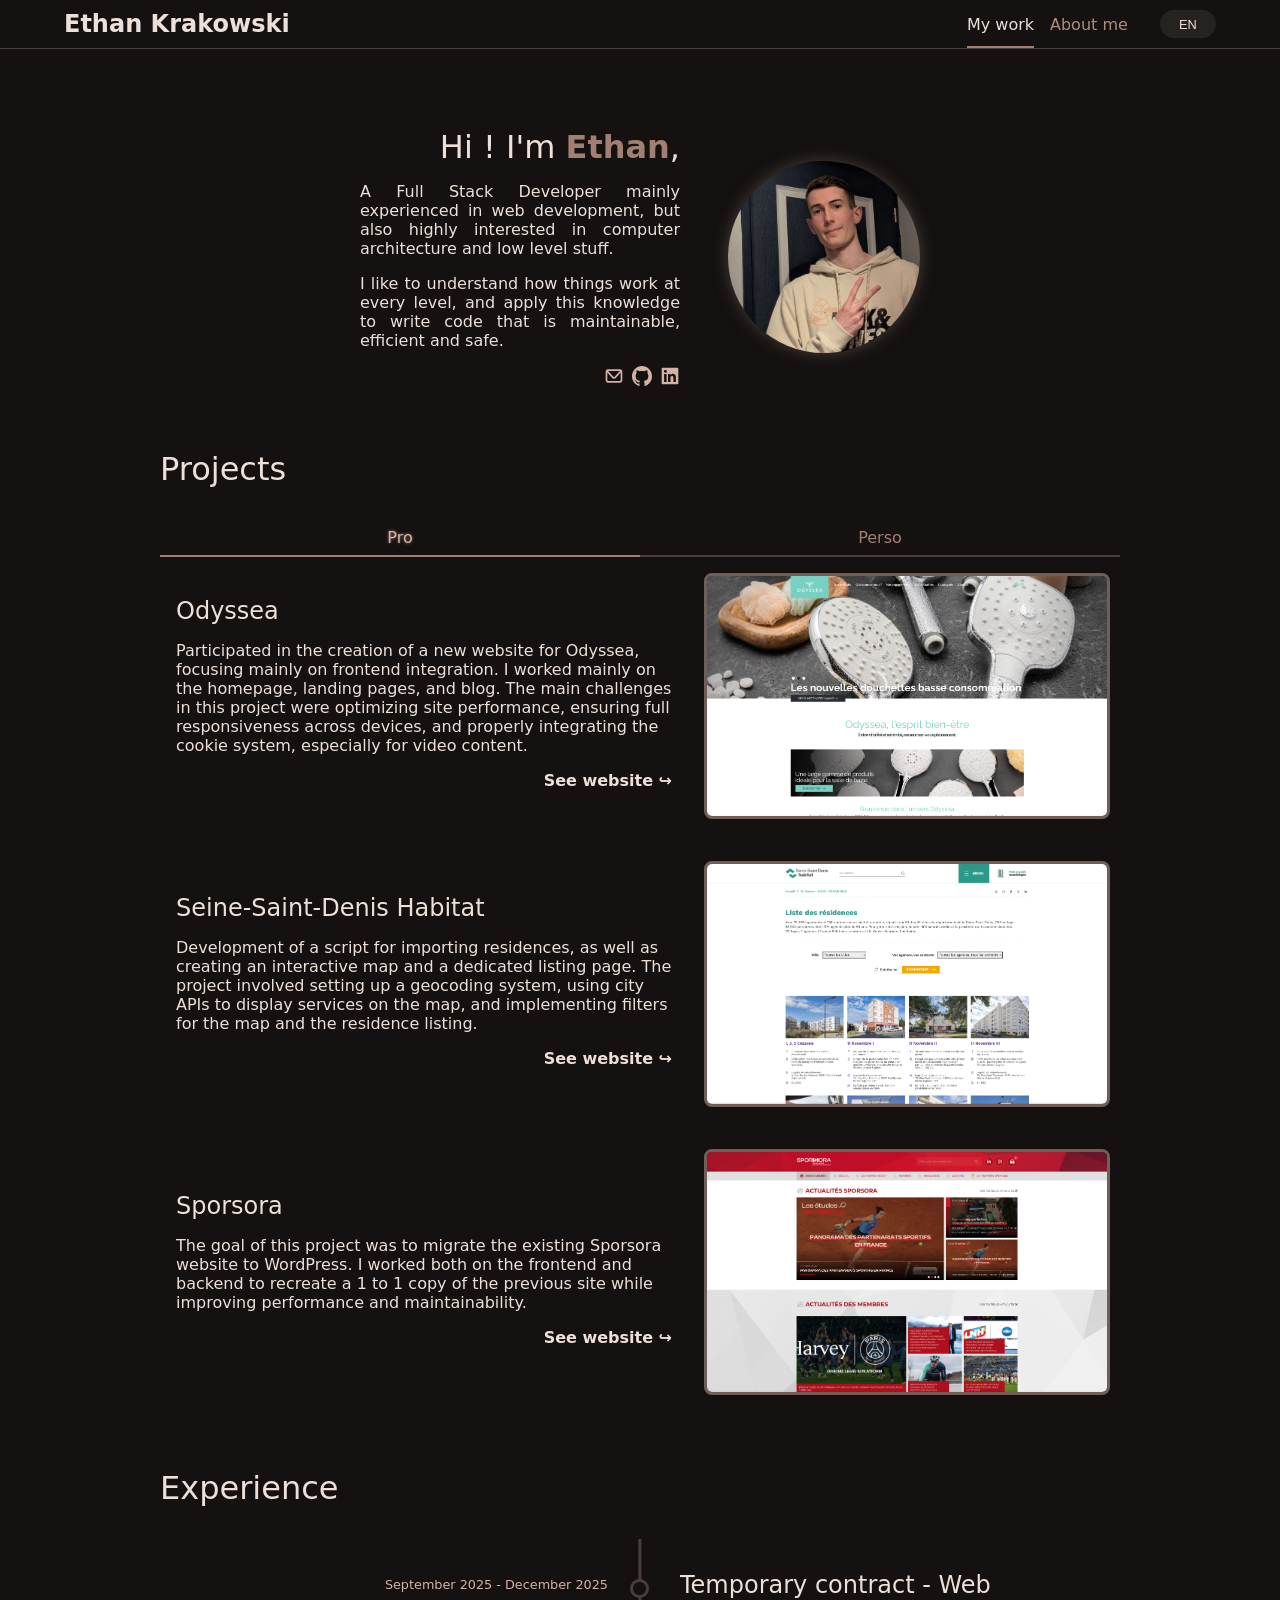
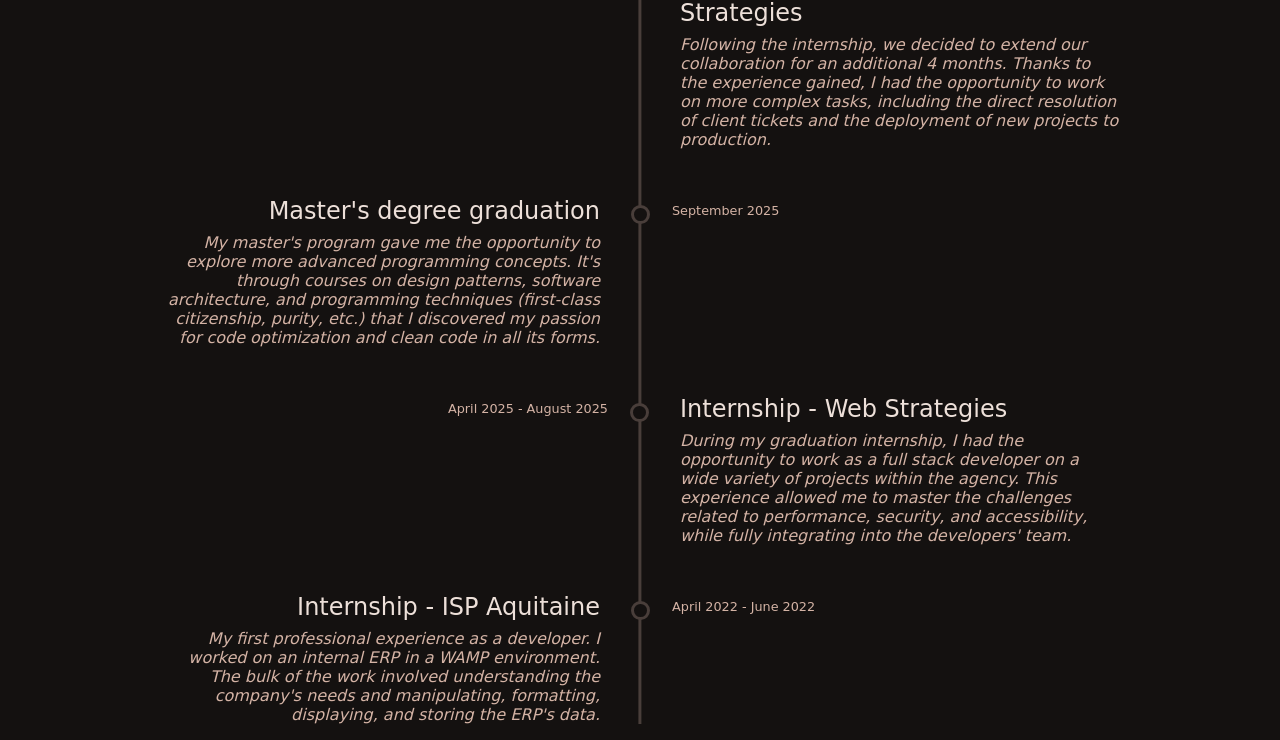
<file: src/index.html>
<!DOCTYPE html>
<html lang="en">
<head>
    <meta charset="UTF-8">
    <meta name="viewport" content="width=device-width, initial-scale=1.0">
    <title>Ethan Krakowski</title>
    <link rel="stylesheet" href="./color-schemes/bronze.css">
    <link rel="stylesheet" href="./global-style.css">
    <link rel="stylesheet" href="./my-work.css">
    <script type="module" src="./my-work.js" defer></script>
</head>



<body>
    <div class="header">
        <div class="header-name">Ethan Krakowski</div>
        <nav class="header-nav">
            <div data-text="my-work"></div>
            <a href="./about" data-text="about-me"></a>
        </nav>
        <div class="language-button-container">
            <button id="language-button" class="pill-button" data-text="lang-abv"></button>
        </div>
    </div>



    <main>
        <div class="hero">
            <div class="text-container">
                <h1 data-text="hero-title"></h1>
                <div class="hero-subtitle" data-text="hero-subtitle"></div>
                <div class="hero-subtitle" data-text="hero-subtitle-2"></div>
                <div class="socials">
                    <a class="social-icon" href="mailto:ethankrakowski33@gmail.com" data-title="send mail">
                        <svg viewBox="0 0 24 24" fill="none" xmlns="http://www.w3.org/2000/svg"><g id="SVGRepo_bgCarrier" stroke-width="0"></g><g id="SVGRepo_tracerCarrier" stroke-linecap="round" stroke-linejoin="round"></g><g id="SVGRepo_iconCarrier"> <path fill-rule="evenodd" clip-rule="evenodd" d="M2.54433 5.16792C3.0468 4.46923 3.86451 4 4.8 4H19.2C20.1355 4 20.9532 4.46923 21.4557 5.16792C21.7993 5.64567 22 6.235 22 6.86667V17.1333C22 18.682 20.7804 20 19.2 20H4.8C3.21964 20 2 18.682 2 17.1333V6.86667C2 6.23499 2.20074 5.64567 2.54433 5.16792ZM4.9327 6L11.2598 12.9647C11.6566 13.4015 12.3434 13.4015 12.7402 12.9647L19.0673 6H4.9327ZM20 7.94766L14.2205 14.3096C13.0301 15.6199 10.9699 15.6199 9.77948 14.3096L4 7.94766V17.1333C4 17.6466 4.39214 18 4.8 18H19.2C19.6079 18 20 17.6466 20 17.1333V7.94766Z" fill="#000000"></path> </g></svg>
                    </a>
                    <a class="social-icon" href="https://github.com/EthanKrako" target="_blank" data-title="access github">
                        <svg viewBox="0 0 20 20" version="1.1" xmlns="http://www.w3.org/2000/svg" xmlns:xlink="http://www.w3.org/1999/xlink" fill="#000000"><g id="SVGRepo_bgCarrier" stroke-width="0"></g><g id="SVGRepo_tracerCarrier" stroke-linecap="round" stroke-linejoin="round"></g><g id="SVGRepo_iconCarrier"> <title>github [#142]</title> <desc>Created with Sketch.</desc> <defs> </defs> <g id="Page-1" stroke="none" stroke-width="1" fill="none" fill-rule="evenodd"> <g id="Dribbble-Light-Preview" transform="translate(-140.000000, -7559.000000)" fill="#000000"> <g id="icons" transform="translate(56.000000, 160.000000)"> <path d="M94,7399 C99.523,7399 104,7403.59 104,7409.253 C104,7413.782 101.138,7417.624 97.167,7418.981 C96.66,7419.082 96.48,7418.762 96.48,7418.489 C96.48,7418.151 96.492,7417.047 96.492,7415.675 C96.492,7414.719 96.172,7414.095 95.813,7413.777 C98.04,7413.523 100.38,7412.656 100.38,7408.718 C100.38,7407.598 99.992,7406.684 99.35,7405.966 C99.454,7405.707 99.797,7404.664 99.252,7403.252 C99.252,7403.252 98.414,7402.977 96.505,7404.303 C95.706,7404.076 94.85,7403.962 94,7403.958 C93.15,7403.962 92.295,7404.076 91.497,7404.303 C89.586,7402.977 88.746,7403.252 88.746,7403.252 C88.203,7404.664 88.546,7405.707 88.649,7405.966 C88.01,7406.684 87.619,7407.598 87.619,7408.718 C87.619,7412.646 89.954,7413.526 92.175,7413.785 C91.889,7414.041 91.63,7414.493 91.54,7415.156 C90.97,7415.418 89.522,7415.871 88.63,7414.304 C88.63,7414.304 88.101,7413.319 87.097,7413.247 C87.097,7413.247 86.122,7413.234 87.029,7413.87 C87.029,7413.87 87.684,7414.185 88.139,7415.37 C88.139,7415.37 88.726,7417.2 91.508,7416.58 C91.513,7417.437 91.522,7418.245 91.522,7418.489 C91.522,7418.76 91.338,7419.077 90.839,7418.982 C86.865,7417.627 84,7413.783 84,7409.253 C84,7403.59 88.478,7399 94,7399" id="github-[#142]"> </path> </g> </g> </g> </g></svg>
                    </a>
                    <a class="social-icon" href="https://www.linkedin.com/in/ethan-krakowski-a9a2bb229/" target="_blank" data-title="linkedin profile">
                        <svg viewBox="0 0 24 24" fill="none" xmlns="http://www.w3.org/2000/svg"><g id="SVGRepo_bgCarrier" stroke-width="0"></g><g id="SVGRepo_tracerCarrier" stroke-linecap="round" stroke-linejoin="round"></g><g id="SVGRepo_iconCarrier"> <path d="M22 3.47059V20.5294C22 20.9194 21.8451 21.2935 21.5693 21.5693C21.2935 21.8451 20.9194 22 20.5294 22H3.47059C3.08056 22 2.70651 21.8451 2.43073 21.5693C2.15494 21.2935 2 20.9194 2 20.5294V3.47059C2 3.08056 2.15494 2.70651 2.43073 2.43073C2.70651 2.15494 3.08056 2 3.47059 2H20.5294C20.9194 2 21.2935 2.15494 21.5693 2.43073C21.8451 2.70651 22 3.08056 22 3.47059ZM7.88235 9.64706H4.94118V19.0588H7.88235V9.64706ZM8.14706 6.41177C8.14861 6.18929 8.10632 5.96869 8.02261 5.76255C7.93891 5.55642 7.81542 5.36879 7.65919 5.21039C7.50297 5.05198 7.31708 4.92589 7.11213 4.83933C6.90718 4.75277 6.68718 4.70742 6.46471 4.70588H6.41177C5.95934 4.70588 5.52544 4.88561 5.20552 5.20552C4.88561 5.52544 4.70588 5.95934 4.70588 6.41177C4.70588 6.86419 4.88561 7.29809 5.20552 7.61801C5.52544 7.93792 5.95934 8.11765 6.41177 8.11765C6.63426 8.12312 6.85565 8.0847 7.06328 8.00458C7.27092 7.92447 7.46074 7.80422 7.62189 7.65072C7.78304 7.49722 7.91237 7.31346 8.00248 7.10996C8.09259 6.90646 8.14172 6.6872 8.14706 6.46471V6.41177ZM19.0588 13.3412C19.0588 10.5118 17.2588 9.41177 15.4706 9.41177C14.8851 9.38245 14.3021 9.50715 13.7799 9.77345C13.2576 10.0397 12.8143 10.4383 12.4941 10.9294H12.4118V9.64706H9.64706V19.0588H12.5882V14.0529C12.5457 13.5403 12.7072 13.0315 13.0376 12.6372C13.3681 12.2429 13.8407 11.9949 14.3529 11.9471H14.4647C15.4 11.9471 16.0941 12.5353 16.0941 14.0176V19.0588H19.0353L19.0588 13.3412Z" fill="#000000"></path> </g></svg>
                    </a>
                </div>
            </div>
            <img class="profile-picture" src="./images/profile-picture.jpg" data-alt="profile picture">
        </div>


        <div class="content-container">

            <div class="content-section">
                <h2 class="section-title" data-text="project-title"></h2>
    
                <div class="projects-container">
                    <div class="tabs">
                        <input type="radio" id="radio-pro" name="project-tabs" data-list="pro-list" checked>
                        <label for="radio-pro" data-text="project-pro"></label>
    
                        <input type="radio" id="radio-perso" name="project-tabs" data-list="perso-list">
                        <label for="radio-perso" data-text="project-perso"></label>
    
                        <div class="slider"></div>
                    </div>
    
                    <div class="project-lists">
                        <div class="pro-list list is-active">
                            <div class="project-container">
                                <div class="project-description">
                                    <h3 data-text="pro-title-1"></h3>
                                    <p data-text="pro-desc-1"></p>
                                    <a class="project-link" href="https://odyssea-sanitaire.fr/" target="_blank" data-text="website-link" data-title="see website"></a>
                                </div>
                                <button class="preview-container" popovertarget="pro-image-1">
                                    <img src="./images/odyssea-screenshot.png" data-alt="project screenshot">
                                </button>
                                <img id="pro-image-1" class="fullscreen-image" src="./images/odyssea-screenshot.png" data-alt="fullsize project screenshot" popover>
                            </div>
    
                            <div class="project-container">
                                <div class="project-description">
                                    <h3 data-text="pro-title-2"></h3>
                                    <p data-text="pro-desc-2"></p>
                                    <a class="project-link" href="https://www.seinesaintdenishabitat.fr/" target="_blank" data-text="website-link" data-title="see website"></a>
                                </div>
                                <button class="preview-container" popovertarget="pro-image-2">
                                    <img src="./images/ssdh-screenshot.png" data-alt="project screenshot">
                                </button>
                                <img id="pro-image-2" class="fullscreen-image" src="./images/ssdh-screenshot.png" data-alt="fullsize project screenshot" popover>
                            </div>
    
                            <div class="project-container">
                                <div class="project-description">
                                    <h3 data-text="pro-title-3"></h3>
                                    <p data-text="pro-desc-3"></p>
                                    <a class="project-link" href="https://www.sporsora.com/" target="_blank" data-text="website-link" data-title="see website"></a>
                                </div>
                                <button class="preview-container" popovertarget="pro-image-3">
                                    <img src="./images/sporsora-screenshot.png" data-alt="project screenshot">
                                </button>
                                <img id="pro-image-3" class="fullscreen-image" src="./images/sporsora-screenshot.png" data-alt="fullsize project screenshot" popover>
                            </div>
    
                        </div>
    
                        <div class="perso-list list">
                            <div class="project-container">
                                <div class="project-description">
                                    <h3 data-text="perso-title-1"></h3>
                                    <p data-text="perso-desc-1"></p>
                                    <a class="project-link" href="https://github.com/EthanKrako/JobApplicationTracker" target="_blank" data-text="github-link" data-title="see github"></a>
                                </div>
                                <button class="preview-container" popovertarget="perso-image-1">
                                    <img src="./images/jat-screenshot.png" data-alt="project screenshot">
                                </button>
                                <img id="perso-image-1" class="fullscreen-image" src="./images/jat-screenshot.png" data-alt="fullsize project screenshot" popover>
                            </div>
    
                            <div class="project-container">
                                <div class="project-description">
                                    <h3 data-text="perso-title-2"></h3>
                                    <p data-text="perso-desc-2"></p>
                                    <a class="project-link" href="https://github.com/EthanKrako/Collaborative-Text-Editor" target="_blank" data-text="github-link" data-title="see github"></a>
                                </div>
                                <button class="preview-container" popovertarget="perso-image-2">
                                    <img src="./images/collab-editor-screenshot.png" data-alt="project screenshot">
                                </button>
                                <img id="perso-image-2" class="fullscreen-image" src="./images/collab-editor-screenshot.png" data-alt="fullsize project screenshot" popover>
                            </div>
    
                            <div class="project-container">
                                <div class="project-description">
                                    <h3 data-text="perso-title-3"></h3>
                                    <p data-text="perso-desc-3"></p>
                                    <a class="project-link" href="https://github.com/EthanKrako/Http-from-scratch" target="_blank" data-text="github-link" data-title="see github"></a>
                                </div>
                                <button class="preview-container" popovertarget="perso-image-3">
                                    <img src="./images/web-server-screenshot.png" data-alt="project screenshot">
                                </button>
                                <img id="perso-image-3" class="fullscreen-image" src="./images/web-server-screenshot.png" data-alt="fullsize project screenshot" popover>
                            </div>
                        </div>
                    </div>
                </div>
            </div>


            <div class="content-section">
                <h2 class="section-title" data-text="experience-title"></h2>
    
                <div class="experience-container">
                    <ul class="timeline">
                        <li class="event" data-duration="ws-cdd-duration">
                            <h3 data-text="ws-cdd-title"></h3>
                            <div class="event-description" data-text="ws-cdd-desc"></div>
                        </li>
                        <li class="event" data-duration="master-graduation-date">
                            <h3 data-text="master-graduation-title"></h3>
                            <div class="event-description" data-text="master-graduation-desc"></div>
                        </li>
                        <li class="event" data-duration="ws-internship-duration">
                            <h3 data-text="ws-internship-title"></h3>
                            <div class="event-description" data-text="ws-internship-desc"></div>
                        </li>
                        <li class="event" data-duration="isp-internship-duration">
                            <h3 data-text="isp-internship-title"></h3>
                            <div class="event-description" data-text="isp-internship-desc"></div>
                        </li>
                    </ul>
                </div>
            </div>

        </div>
    </main>
</body>
</html>
</file>
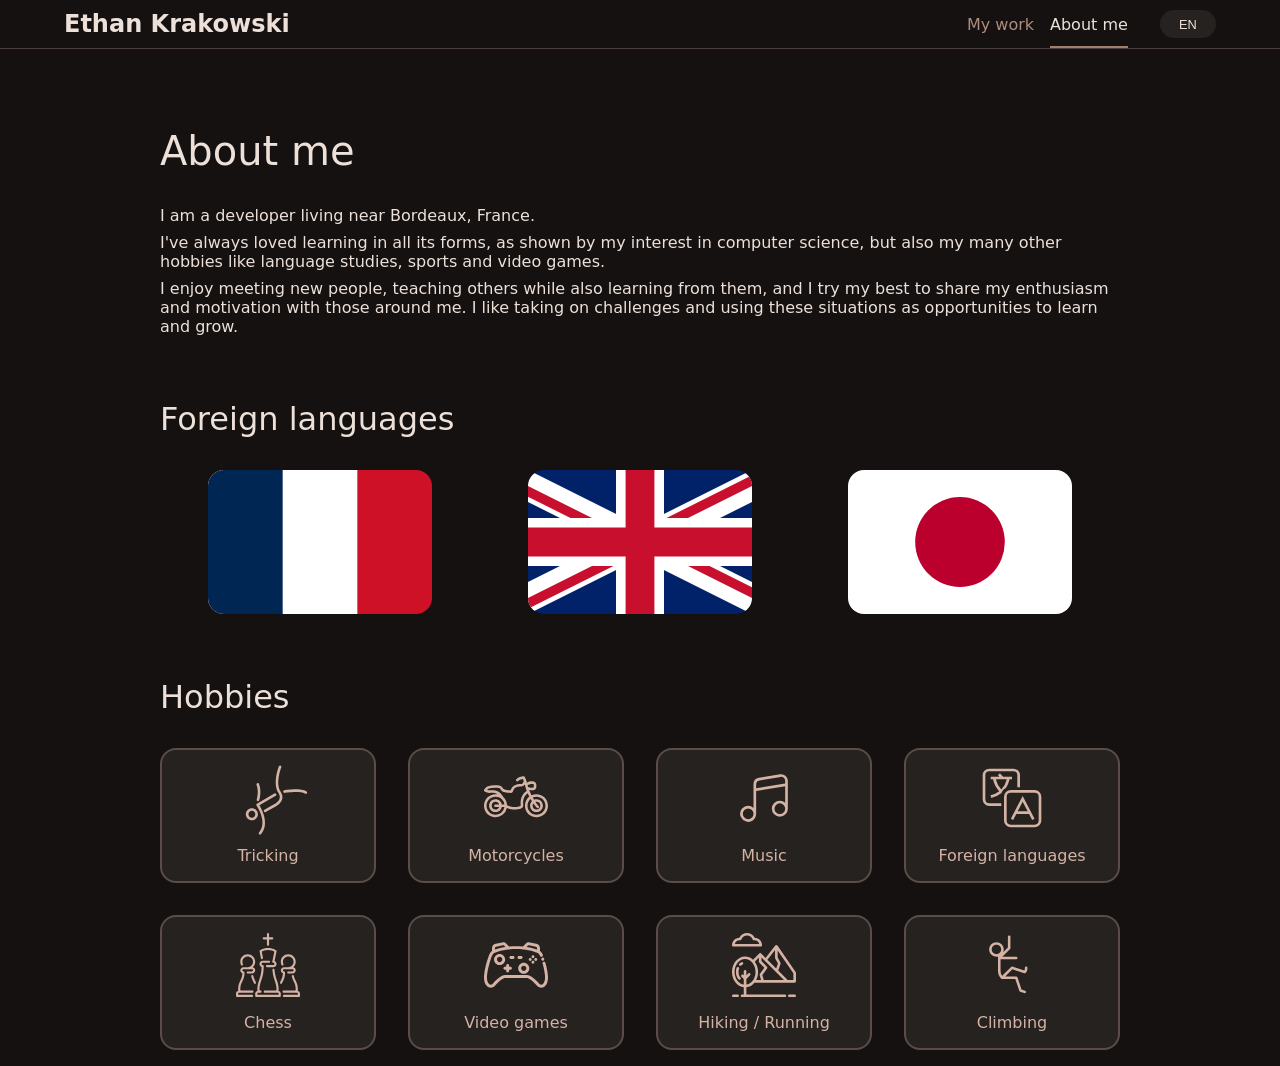
<file: src/about/index.html>
<!DOCTYPE html>
<html lang="en">
<head>
    <meta charset="UTF-8">
    <meta name="viewport" content="width=device-width, initial-scale=1.0">
    <title data-text="about-me">About me</title>
    <link rel="stylesheet" href="../color-schemes/bronze.css">
    <link rel="stylesheet" href="../global-style.css">
    <link rel="stylesheet" href="./about-me.css">
    <script type="module" src="./about-me.js" defer></script>

</head>
<body>
    <div class="header">
        <div class="header-name">Ethan Krakowski</div>
        <nav class="header-nav">
            <a href="../" data-text="my-work"></a>
            <div data-text="about-me"></div>
        </nav>
        <div class="language-button-container">
            <button id="language-button" class="pill-button" data-text="lang-abv"></button>
        </div>
    </div>

    <main>
        <div class="content-container">
            <div class="content-section">
                <h1 data-text="about-me"></h1>
                <div class="about-me-desc-container">
                    <p data-text="about-me-desc-1"></p>
                    <p data-text="about-me-desc-2"></p>
                    <p data-text="about-me-desc-3"></p>
                </div>
            </div>



            <div class="content-section">
                <h2 data-text="languages"></h2>
                <div class="languages-container">
                    <div class="language-card france">
                        <div class="language-card-inner">
                            <div class="front">
                                <img src="../images/french-flag.svg" data-alt="french flag">
                            </div>
                            <div class="back">
                                <div class="back-content">
                                    <div class="language-name" data-text="french"></div>
                                    <div class="language-level" data-text="french-level"></div>
                                </div>
                            </div>
                        </div>
                    </div>
                    <div class="language-card english">
                        <div class="language-card-inner">
                            <div class="front">
                                <img src="../images/english-flag.svg" data-alt="english flag">
                            </div>
                            <div class="back">
                                <div class="back-content">
                                    <div class="language-name" data-text="english"></div>
                                    <div class="language-level" data-text="english-level"></div>
                                    <small data-text="english-description"></small>
                                </div>
                            </div>
                        </div>
                    </div>
                    <div class="language-card japanese">
                        <div class="language-card-inner">
                            <div class="front">
                                <img src="../images/japanese-flag.svg" data-alt="japanese flag">
                            </div>
                            <div class="back">
                                <div class="back-content">
                                    <div class="language-name" data-text="japanese"></div>
                                    <div class="language-level" data-text="japanese-level"></div>
                                    <small data-text="japanese-description"></small>
                                </div>
                            </div>
                        </div>
                    </div>
                </div>
            </div>

            <div class="content-section">
                <h2 data-text="hobbies"></h2>
                <div class="hobby-grid">
                    <div class="hobby-card">
                        <svg xmlns="http://www.w3.org/2000/svg" viewBox="0 0 170.379 170.38" xml:space="preserve" transform="rotate(45)scale(1 -1)"><g stroke-width="0"/><g stroke-linecap="round" stroke-linejoin="round"/><path d="M101.606 24.167C101.606 15.251 94.354 8 85.44 8s-16.168 7.252-16.168 16.167 7.253 16.167 16.168 16.167c8.914-.001 16.166-7.252 16.166-16.167m-25.333 0c0-5.055 4.112-9.167 9.168-9.167 5.054 0 9.166 4.112 9.166 9.167s-4.11 9.167-9.166 9.167c-5.056-.001-9.168-4.112-9.168-9.167"/><path d="M140.266 3.709c.093-1.93-1.355-3.587-3.283-3.703-1.934-.115-3.57 1.355-3.705 3.284-2.588 37.21-55.739 46.162-55.739 46.162a3.5 3.5 0 0 0-2.483 4.271l13.666 52c.413 1.57 2.344 2.943 4.274 2.494 1.883-.438 2.985-2.404 2.493-4.273L82.711 55.317c.001-.002 55.646-11.65 57.555-51.608M37.223 92.879c1.342 2.912 4.146 2.029 4.596 1.838 19.597-8.399 30.606-29.389 31.065-30.278a3.499 3.499 0 0 0-6.219-3.214c-.102.195-10.354 19.665-27.604 27.058-1.777.762-2.647 2.84-1.838 4.596"/><path d="M47.709 170.043c2.106.875 4.032-.494 4.606-1.812.181-.414 18.396-41.588 44.863-47.311 7.941-1.717 13.664-5.562 17.008-11.433 5.873-10.301 2.02-23.047 1.604-24.34l-8.646-30.6a3.503 3.503 0 0 0-4.32-2.417 3.505 3.505 0 0 0-2.416 4.32l8.666 30.667c.018.053.031.104.051.153.033.106 3.518 10.802-1.016 18.75-2.316 4.067-6.492 6.776-12.406 8.058-29.936 6.473-49.004 49.526-49.802 51.356-.775 1.773.022 3.865 1.808 4.609m101.77-2.272a3.5 3.5 0 0 0-2.436-4.31c-16.604-4.61-39.859-36.842-40.092-37.168a3.507 3.507 0 0 0-4.887-.807 3.504 3.504 0 0 0-.807 4.885c1.01 1.408 24.961 34.48 43.908 39.834 2.525.713 3.884-.888 4.314-2.434"/></svg>
                        <div class="hobby-name" data-text="tricking"></div>
                    </div>
                    <div class="hobby-card">
                        <svg viewBox="0 0 50 50" xmlns="http://www.w3.org/2000/svg"><g stroke-width="0"/><g stroke-linecap="round" stroke-linejoin="round"/><path d="M31 8s-3.363-.074-5.719 2.281a1.014 1.014 0 0 0 0 1.438c.399.398 1.04.398 1.438 0 1.312-1.313 2.918-1.555 3.656-1.625.203.43.43.906.531 1.406.016.063.035.129.063.188a3.6 3.6 0 0 1-.469 1.343c-.367.594-.793.969-1.5.969-4.207 0-6.27 1.465-7.219 2.969-.472.754-.676 1.457-.843 1.843-.047.11-.067.114-.094.157-1.375-.012-2.809-.14-3.938-.438-1.176-.308-1.957-.863-2.031-1V17.5c-.578-1-1.27-1.809-2.344-2.156S10.207 15 8 15c-3.309 0-5.297.805-6.469 1.719-.586.457-.965.93-1.187 1.312-.223.383-.313.75-.313.75-.07.309.012.633.219.875 0 0 .383.403 1 .719S2.793 21 4 21c1.73 0 3.41-.164 4.969.313.582.18 1.168.437 1.75.843A9 9 0 0 0 9 22c-5 0-9 4-9 9s4 9 9 9a8.956 8.956 0 0 0 8.813-7.219c.687.32 1.46.535 2.28.719 1.544.344 3.216.5 4.5.5 1.462 0 2.845-.234 3.938-.656.547-.211 1.008-.453 1.407-.813.398-.36.75-.894.75-1.531a1 1 0 0 0 0-.125c-.567-4.008.546-6.473 1.75-8a7.8 7.8 0 0 1 1.718-1.625c.39.879.797 1.773 1.25 2.656C33.32 25.551 32 28.117 32 31c0 5 4 9 9 9s9-4 9-9-4-9-9-9a9 9 0 0 0-3.875.875 50 50 0 0 1-1.844-4.094A11.4 11.4 0 0 0 37.5 19c.7 0 1.277-.066 1.781-.25a2.4 2.4 0 0 0 1.188-.937c.527-.829.437-1.637.437-2.313s.09-1.484-.437-2.312a2.4 2.4 0 0 0-1.188-.938C38.777 12.066 38.2 12 37.5 12c-1.437 0-2.871.336-4 1.063-.187-.711-.484-1.786-.5-1.844l-.031-.156a1 1 0 0 0-.219-.438c-.312-1.102-.875-2.094-.875-2.094A1 1 0 0 0 31 8m6.5 6c.55 0 .914.059 1.094.125s.164.09.187.125c.047.074.125.527.125 1.25s-.078 1.176-.125 1.25c-.023.035-.008.059-.187.125-.18.066-.543.125-1.094.125-.988 0-2.496-.316-3.062-.562a83 83 0 0 1-.376-1.313l.032-.031C34.707 14.48 36.109 14 37.5 14m-5.625.438c.293 1.14.574 2.199.906 3.312a1 1 0 0 0 .063.281c.043.121.11.25.156.375.11.344.184.66.313 1.032-.641.386-1.493 1.023-2.438 2.218-1.48 1.88-2.746 4.926-2.156 9.344h-.032c-.011.016-.027 0-.062.031-.133.121-.422.285-.812.438-.782.3-1.981.531-3.22.531-1.116 0-2.702-.133-4.062-.437-1.277-.286-2.308-.836-2.562-1.094-.133-2.352-1.137-4.45-2.719-5.969-1.71-3.008-3.727-4.484-5.719-5.094C7.488 18.781 5.571 19 4 19c-.77 0-1.23-.152-1.594-.312.114-.133.149-.254.344-.407C3.504 17.695 5.008 17 8 17c2.191 0 3.387.07 3.938.25.542.176.683.348 1.187 1.219.008.015.023.02.031.031.633 1.133 1.836 1.605 3.219 1.969 1.398.367 3.047.531 4.625.531.457 0 .941-.242 1.219-.531.277-.29.41-.567.531-.844.242-.55.406-1.098.719-1.594C24.098 17.035 25.207 16 29 16c1.297 0 2.234-.738 2.875-1.562M9 24c1.828 0 3.48.688 4.719 1.813a1 1 0 0 0 .25.25A6.94 6.94 0 0 1 15.906 30h-2c-.449-2.312-2.445-4-4.906-4-2.8 0-5 2.2-5 5s2.2 5 5 5c2.46 0 4.457-1.687 4.906-4h2c-.484 3.41-3.351 6-6.906 6-3.898 0-7-3.102-7-7s3.102-7 7-7m32 0c3.898 0 7 3.102 7 7s-3.102 7-7 7-7-3.102-7-7c0-2.113.922-3.973 2.375-5.25.328.586.684 1.156 1.031 1.719C36.523 28.367 36 29.617 36 31c0 2.8 2.2 5 5 5s5-2.2 5-5-2.2-5-5-5c-.676 0-1.324.11-1.906.344a52 52 0 0 1-1-1.719A7 7 0 0 1 41 24M9 28c1.348 0 2.445.816 2.844 2H8.906c-.55.027-.98.496-.953 1.047S8.45 32.027 9 32h2.844c-.399 1.184-1.496 2-2.844 2-1.7 0-3-1.3-3-3s1.3-3 3-3m32 0c1.7 0 3 1.3 3 3s-1.3 3-3 3-3-1.3-3-3c0-.672.215-1.258.563-1.75.882 1.285 1.796 2.457 2.718 3.438.235.3.621.445.996.367a.998.998 0 0 0 .441-1.742c-.831-.883-1.667-1.993-2.5-3.22.247-.062.512-.093.782-.093"/></svg>
                        <div class="hobby-name" data-text="motorcycles"></div>
                    </div>
                    <div class="hobby-card">
                        <svg viewBox="0 0 24 24" xmlns="http://www.w3.org/2000/svg"><g stroke-width="0"/><g stroke-linecap="round" stroke-linejoin="round"/><path d="M20.05 3.657a2.49 2.49 0 0 0-2.03-.56l-7.88 1.33a2.48 2.48 0 0 0-2.08 2.46v8.82a3 3 0 1 0 1 2.23v-8.55l10.88-1.83v6.22a2.94 2.94 0 0 0-2-.77 3 3 0 1 0 3 3V5.567a2.51 2.51 0 0 0-.89-1.91M6.06 19.937a2 2 0 1 1 2-2 1.993 1.993 0 0 1-2 2m11.88-1.93a2 2 0 1 1 2-2 2 2 0 0 1-2 2m2-11.46L9.06 8.377v-1.49a1.48 1.48 0 0 1 1.25-1.47l7.88-1.33a1.493 1.493 0 0 1 1.75 1.48Z" data-name="Music Note 1"/></svg>
                        <div class="hobby-name" data-text="music"></div>
                    </div>
                    <div class="hobby-card">
                        <svg viewBox="0 0 24 24" xmlns="http://www.w3.org/2000/svg"><g stroke-width="0"/><g stroke-linecap="round" stroke-linejoin="round"/><path d="M8 15H3.5A2.5 2.5 0 0 1 1 12.5v-9A2.5 2.5 0 0 1 3.5 1h9A2.5 2.5 0 0 1 15 3.5V8h-1V3.5A1.5 1.5 0 0 0 12.5 2h-9A1.5 1.5 0 0 0 2 3.5v9A1.5 1.5 0 0 0 3.5 14H8zm-.038-4.811a9.8 9.8 0 0 1-3.766 1.796l-.242-.97a8.8 8.8 0 0 0 3.282-1.532A9.26 9.26 0 0 1 4.888 5H4V4h3.279l-.544-.544.707-.707L8.692 4H12v1h-.914A9.8 9.8 0 0 1 9.78 8.152a3.85 3.85 0 0 0-1.82 2.037zm.032-1.383A8.17 8.17 0 0 0 10.058 5H5.922a8.2 8.2 0 0 0 2.072 3.806M23 20.447v-8.894A2.525 2.525 0 0 0 20.484 9h-8.931A2.556 2.556 0 0 0 9 11.553v8.894A2.556 2.556 0 0 0 11.553 23h8.894A2.556 2.556 0 0 0 23 20.447M20.484 10A1.517 1.517 0 0 1 22 11.516v8.968A1.517 1.517 0 0 1 20.484 22h-8.968A1.517 1.517 0 0 1 10 20.484v-8.968A1.517 1.517 0 0 1 11.516 10zm-2.086 8h-4.796l-1.159 2.23-.886-.46L16 11.215l4.443 8.555-.886.46zm-.52-1L16 13.385 14.122 17z"/><path fill="none" d="M0 0h24v24H0z"/></svg>
                        <div class="hobby-name" data-text="languages"></div>
                    </div>
                    <div class="hobby-card">
                        <svg height="200" width="200" xmlns="http://www.w3.org/2000/svg" viewBox="0 0 512 512" xml:space="preserve"><g stroke-width="0"/><g stroke-linecap="round" stroke-linejoin="round"/><path d="M221.867 51.2h25.6v42.667c0 4.71 3.823 8.533 8.533 8.533s8.533-3.823 8.533-8.533V51.2h25.6a8.536 8.536 0 0 0 8.533-8.533 8.536 8.536 0 0 0-8.533-8.533h-25.6v-25.6C264.533 3.823 260.71 0 256 0s-8.533 3.823-8.533 8.533v25.6h-25.6a8.536 8.536 0 0 0-8.533 8.533c-.001 4.711 3.822 8.534 8.533 8.534m-90.88 409.6h-88.32c-4.25 0-8.533-2.637-8.533-8.533 0-32.119 7.851-47.821 16.171-64.452 8.832-17.664 17.963-35.934 17.963-72.081a8.536 8.536 0 0 0-8.533-8.533c-4.702 0-8.533-3.831-8.533-8.533s3.831-8.533 8.533-8.533H128c4.702 0 8.533 3.831 8.533 8.533S132.702 307.2 128 307.2H93.858c-4.71 0-8.533 3.823-8.533 8.533s3.823 8.533 8.533 8.533H128c14.114 0 25.6-11.486 25.6-25.6 0-11.844-8.124-21.734-19.055-24.644C146.236 263.108 153.6 247.62 153.6 230.4c0-32.939-26.795-59.733-59.733-59.733-32.939 0-59.733 26.795-59.733 59.733 0 8.619 1.843 16.998 5.487 24.9 1.971 4.284 7.049 6.153 11.315 4.181a8.525 8.525 0 0 0 4.181-11.315c-2.603-5.649-3.917-11.631-3.917-17.766 0-23.526 19.14-42.667 42.667-42.667 23.526 0 42.667 19.14 42.667 42.667 0 23.526-19.14 42.667-42.667 42.667H59.733c-14.114 0-25.6 11.486-25.6 25.6 0 11.076 7.074 20.531 16.93 24.09-1.058 27.477-8.346 42.061-16.034 57.429-8.832 17.664-17.963 35.934-17.963 72.081 0 3.422.657 6.622 1.766 9.557C8.013 464.811 0 474.641 0 486.4v17.067A8.536 8.536 0 0 0 8.533 512H128c4.71 0 8.533-3.823 8.533-8.533s-3.823-8.533-8.533-8.533H17.067V486.4c0-4.702 3.831-8.533 8.533-8.533h105.387c4.71 0 8.533-3.823 8.533-8.533s-3.823-8.534-8.533-8.534m68.104-258.654a8.526 8.526 0 0 0 9.993 6.767c4.625-.896 7.654-5.367 6.758-9.993l-9.515-49.348c8.439-4.489 27.264-12.86 50.202-12.86 22.733 0 41.609 8.346 50.133 12.843l-16.35 79.113a8.52 8.52 0 0 0 1.741 7.117 8.5 8.5 0 0 0 6.613 3.149c4.702 0 8.533 3.831 8.533 8.533S303.368 256 298.666 256h-51.2a8.536 8.536 0 0 0-8.533 8.533 8.536 8.536 0 0 0 8.533 8.533h51.2c14.114 0 25.6-11.486 25.6-25.6 0-10.547-6.409-19.627-15.548-23.543l15.906-76.945a8.52 8.52 0 0 0-3.627-8.832c-1.135-.751-28.169-18.5-64.469-18.5-36.292 0-63.326 17.749-64.461 18.5a8.52 8.52 0 0 0-3.644 8.713z"/><path d="M339.507 461.807c1.152-2.944 1.826-6.144 1.826-9.54 0-32.094-7.262-53.495-14.942-76.16-7.526-22.187-15.309-45.133-18.125-82.014-.358-4.693-4.446-8.226-9.156-7.859-4.702.358-8.218 4.463-7.859 9.165 2.978 39.014 11.477 64.077 18.978 86.187 7.535 22.221 14.037 41.404 14.037 70.682 0 5.026-3.507 8.533-8.533 8.533H230.4c-4.71 0-8.533 3.823-8.533 8.533s3.823 8.533 8.533 8.533h102.4c4.702 0 8.533 3.831 8.533 8.533v8.533H170.667V486.4c0-4.702 3.831-8.533 8.533-8.533h17.067c4.71 0 8.533-3.823 8.533-8.533s-3.823-8.533-8.533-8.533c-4.25 0-8.533-2.637-8.533-8.533 0-29.278 6.502-48.469 14.037-70.682 9.421-27.785 20.096-59.273 20.096-117.052a8.536 8.536 0 0 0-8.533-8.533c-4.702 0-8.533-3.831-8.533-8.533s3.831-8.533 8.533-8.533h51.2c4.71 0 8.533-3.823 8.533-8.533s-3.823-8.533-8.533-8.533h-51.2c-14.114 0-25.6 11.486-25.6 25.6 0 11.102 7.108 20.582 17.007 24.115-.828 50.534-10.53 79.147-19.132 104.525-7.68 22.656-14.942 44.066-14.942 76.16 0 3.379.589 6.562 1.672 9.464-10.795 3.004-18.739 12.928-18.739 24.67v17.067a8.536 8.536 0 0 0 8.533 8.533h187.733a8.536 8.536 0 0 0 8.533-8.533V486.4c.001-11.776-8.037-21.623-18.892-24.593m153.6 0c1.152-2.944 1.826-6.144 1.826-9.54 0-36.147-9.131-54.417-17.963-72.081-5.521-11.051-10.743-21.478-13.696-36.497-.913-4.625-5.376-7.68-10.027-6.724-4.617.913-7.629 5.402-6.716 10.027 3.396 17.28 9.378 29.244 15.164 40.823 8.32 16.631 16.171 32.333 16.171 64.452 0 5.026-3.507 8.533-8.533 8.533h-88.32c-4.71 0-8.533 3.823-8.533 8.533s3.823 8.533 8.533 8.533H486.4c4.702 0 8.533 3.831 8.533 8.533v8.533H384c-4.71 0-8.533 3.823-8.533 8.533S379.29 512 384 512h119.467a8.536 8.536 0 0 0 8.533-8.533V486.4c0-11.776-8.038-21.623-18.893-24.593m-333.303-66.671c-2.253-5.231-4.676-10.086-7.1-14.95-5.521-11.042-10.744-21.478-13.696-36.497-.913-4.625-5.402-7.68-10.018-6.724-4.625.913-7.637 5.402-6.724 10.018 3.396 17.289 9.378 29.261 15.172 40.841 2.287 4.565 4.574 9.131 6.682 14.046a8.523 8.523 0 0 0 11.204 4.48c4.326-1.861 6.331-6.879 4.48-11.214m232.729-79.403A8.536 8.536 0 0 0 384 307.2c-4.702 0-8.533-3.831-8.533-8.533s3.831-8.533 8.533-8.533h68.267c4.702 0 8.533 3.831 8.533 8.533s-3.831 8.533-8.533 8.533h-34.142c-4.71 0-8.533 3.823-8.533 8.533s3.823 8.533 8.533 8.533h34.142c14.114 0 25.6-11.486 25.6-25.6 0-11.844-8.124-21.734-19.055-24.644 11.691-10.914 19.055-26.402 19.055-43.622 0-32.939-26.795-59.733-59.733-59.733S358.4 197.461 358.4 230.4c0 8.619 1.843 16.998 5.487 24.9a8.525 8.525 0 0 0 11.315 4.181 8.525 8.525 0 0 0 4.181-11.315c-2.603-5.649-3.917-11.631-3.917-17.766 0-23.526 19.14-42.667 42.667-42.667 23.526 0 42.667 19.14 42.667 42.667 0 23.526-19.14 42.667-42.667 42.667H384c-14.114 0-25.6 11.486-25.6 25.6 0 11.076 7.074 20.531 16.93 24.09-1.058 27.511-8.346 42.112-16.034 57.506-2.423 4.855-4.838 9.711-7.083 14.933-1.852 4.326.145 9.344 4.48 11.204a8.523 8.523 0 0 0 11.204-4.48c2.108-4.915 4.386-9.472 6.673-14.029 8.833-17.698 17.963-35.985 17.963-72.158"/></svg>
                        <div class="hobby-name" data-text="chess"></div>
                    </div>
                    <div class="hobby-card">
                        <svg height="200" width="200" xmlns="http://www.w3.org/2000/svg" viewBox="0 0 512 512" xml:space="preserve"><g stroke-width="0"/><g stroke-linecap="round" stroke-linejoin="round"/><path d="M414.155 200.207c-6.479 0-11.737 5.258-11.737 11.737s5.258 11.737 11.737 11.737 11.737-5.258 11.737-11.737-5.258-11.737-11.737-11.737m-22.3-22.301c-6.479 0-11.737 5.258-11.737 11.737s5.258 11.737 11.737 11.737 11.737-5.258 11.737-11.737c0-6.478-5.258-11.737-11.737-11.737m0 44.601c-6.479 0-11.737 5.258-11.737 11.737s5.258 11.737 11.737 11.737 11.737-5.258 11.737-11.737-5.258-11.737-11.737-11.737m-22.3-22.3c-6.479 0-11.737 5.258-11.737 11.737s5.258 11.737 11.737 11.737 11.737-5.258 11.737-11.737-5.258-11.737-11.737-11.737"/><path d="M510.861 335.499c-3.201-30.048-9.735-62.711-19.42-97.079-1.757-6.238-8.236-9.874-14.481-8.113-6.238 1.758-9.871 8.241-8.113 14.481 9.327 33.101 15.61 64.458 18.672 93.199 3.387 31.772-2.054 55.944-15.739 69.908-3.703 3.779-8.634 5.805-14.002 5.704-5.394-.102-10.36-2.356-13.986-6.346-43.044-47.371-76.61-71.39-99.766-71.39H167.972c-23.156 0-56.721 24.02-99.767 71.393-3.624 3.988-8.59 6.242-13.985 6.344-5.338.096-10.298-1.926-14.005-5.707-13.683-13.961-19.124-38.132-15.737-69.907 6.711-62.997 27.277-123.955 38.94-154.684 3.522-9.284 10.099-17.263 18.542-22.48a44 44 0 0 1 4.427-2.408c19.672-9.291 54.88-21.48 110.892-26.779 18.492-1.749 38.247-2.636 58.718-2.636s40.226.887 58.717 2.635c56.015 5.302 91.222 17.489 110.892 26.78a45 45 0 0 1 4.453 2.422c8.419 5.203 14.995 13.181 18.518 22.466 1.781 4.69 6.239 7.576 10.976 7.576 1.384 0 2.791-.246 4.162-.766 6.06-2.299 9.109-9.076 6.81-15.137-4.525-11.924-12.383-22.421-22.428-30.152v-22.127c0-17.154-12.175-32.201-28.948-35.774l-52.425-11.183c-12.18-2.604-24.705 1.104-33.502 9.919l-22.078 22.098c-17.535-1.477-36.05-2.23-55.146-2.23s-37.611.755-55.146 2.231l-22.074-22.098c-8.8-8.815-21.327-12.522-33.501-9.922L92.85 86.92c-16.776 3.575-28.95 18.621-28.95 35.774v22.129c-10.053 7.739-17.906 18.232-22.428 30.15-12.064 31.786-33.344 94.909-40.334 160.525-4.216 39.534 3.292 69.419 22.312 88.825 8.273 8.445 19.39 12.942 31.215 12.748 11.751-.222 23.02-5.338 30.917-14.032 42.677-46.968 70.544-63.701 82.391-63.701h176.055c11.849 0 39.715 16.735 82.39 63.699 7.898 8.696 19.167 13.812 30.918 14.034q.422.008.84.008c11.537-.001 22.297-4.512 30.372-12.753 19.021-19.411 26.529-49.294 22.313-88.827M349.834 102.241a13.02 13.02 0 0 1 11.99-3.548l52.432 11.184c6.007 1.281 10.368 6.671 10.368 12.817v9.674c-18.711-7.606-46.028-15.94-83.639-21.27zm-262.46 20.453c0-6.146 4.361-11.536 10.371-12.817l52.434-11.185c4.36-.933 8.838.397 11.99 3.553l8.845 8.853c-37.61 5.329-64.928 13.663-83.64 21.269z"/><path d="m481.75 206.708-.742-2.243c-2.041-6.154-8.684-9.486-14.834-7.445-6.153 2.041-9.486 8.683-7.445 14.836l.725 2.192c1.626 4.939 6.216 8.07 11.146 8.07 1.216 0 2.454-.191 3.672-.593 6.158-2.026 9.506-8.66 7.478-14.817m-163.744 31.056c-24.593 0-44.601 20.008-44.601 44.601s20.008 44.601 44.601 44.601 44.601-20.008 44.601-44.601c-.001-24.593-20.009-44.601-44.601-44.601m0 65.727c-11.649 0-21.127-9.478-21.127-21.127s9.479-21.127 21.127-21.127 21.127 9.478 21.127 21.127-9.478 21.127-21.127 21.127m-106.372-32.863h-10.563v-10.563c0-6.481-5.256-11.737-11.737-11.737s-11.737 5.256-11.737 11.737v10.563h-10.563c-6.481 0-11.737 5.256-11.737 11.737s5.256 11.737 11.737 11.737h10.563v10.563c0 6.482 5.255 11.737 11.737 11.737 6.481 0 11.737-5.256 11.737-11.737v-10.563h10.563c6.481 0 11.737-5.256 11.737-11.737 0-6.482-5.255-11.737-11.737-11.737m-86.749-103.286c-24.593 0-44.601 20.008-44.601 44.601s20.008 44.601 44.601 44.601 44.601-20.008 44.601-44.601-20.008-44.601-44.601-44.601m0 65.727c-11.649 0-21.127-9.478-21.127-21.127s9.478-21.127 21.127-21.127 21.127 9.478 21.127 21.127-9.478 21.127-21.127 21.127m107.64-48.122H214.92c-6.481 0-11.737 5.256-11.737 11.737s5.256 11.737 11.737 11.737h17.605c6.482 0 11.737-5.255 11.737-11.737 0-6.481-5.256-11.737-11.737-11.737m64.554 0h-17.606c-6.481 0-11.737 5.256-11.737 11.737s5.256 11.737 11.737 11.737h17.606c6.482 0 11.737-5.255 11.737-11.737 0-6.481-5.256-11.737-11.737-11.737"/></svg>
                        <div class="hobby-name" data-text="video-games"></div>
                    </div>
                    <div class="hobby-card">
                        <svg height="200" width="200" xmlns="http://www.w3.org/2000/svg" viewBox="0 0 512 512" xml:space="preserve"><g stroke-width="0"/><g stroke-linecap="round" stroke-linejoin="round"/><path d="M510.158 313.292 363.749 100.604c-1.815-3.09-5.164-5.169-9.006-5.169a10.44 10.44 0 0 0-8.727 4.709l-77.663 99.009-35.436-35.436c-4.081-4.079-10.696-4.079-14.778 0l-49.974 49.974c-17.641-16.049-39.728-25.611-63.675-25.611C46.873 188.081 0 243.392 0 311.379c0 63.826 41.312 116.478 94.041 122.682v57.041H80.457c-5.77 0-10.449 4.678-10.449 10.449S74.687 512 80.457 512h342.815c5.77 0 10.449-4.678 10.449-10.449s-4.679-10.449-10.449-10.449H114.939v-57.041c25.251-2.972 47.879-16.598 64.61-36.999h322.002c5.77 0 10.449-4.679 10.449-10.449v-67.397c0-2.116-.643-4.181-1.842-5.924M344.294 136.2v62.329c0 1.763.446 3.497 1.297 5.042l21.866 39.698-14.127 40.859-70.091-70.092zM114.939 412.979v-44.68l30.027-30.028c4.08-4.081 4.08-10.697 0-14.777-4.081-4.08-10.696-4.079-14.778 0l-15.249 15.251v-33.287c0-5.771-4.679-10.449-10.449-10.449s-10.449 4.678-10.449 10.449v33.287l-3.387-3.388c-4.08-4.079-10.695-4.079-14.778 0-4.08 4.08-4.08 10.696 0 14.778L94.041 368.3v44.68c-41.179-6.319-73.143-49.472-73.143-101.601 0-56.464 37.499-102.4 83.592-102.4s83.592 45.936 83.592 102.4c0 52.129-31.964 95.283-73.143 101.6m78.414-36.815c9.9-18.837 15.626-41.036 15.626-64.786 0-31.571-10.113-60.403-26.709-82.238l32.814-32.814v32.646c0 2.719 1.061 5.331 2.954 7.281l40.684 41.877-35.882 49.423a10.45 10.45 0 0 0-1.619 8.913l10.933 39.698zm60.478 0-11.125-40.401 38.094-52.468a10.45 10.45 0 0 0-.96-13.42l-43.855-45.143v-28.394L415.81 376.164zm237.271 0h-45.737l-75.604-75.604 18.964-54.851a10.45 10.45 0 0 0-.723-8.456l-22.81-41.41v-56.288l125.91 182.909zM181.871 37.486C170.113 14.791 146.234 0 120.268 0S70.426 14.789 58.669 37.486C26.188 38.291.015 64.955.015 97.615c0 5.77 4.678 10.449 10.449 10.449h219.61c5.771 0 10.449-4.679 10.449-10.449 0-32.66-26.172-59.323-58.652-60.129M22.324 87.166c4.589-16.587 19.824-28.802 37.86-28.802 1.318 0 2.686.071 4.071.21 4.691.464 9.122-2.255 10.807-6.659 7.104-18.552 25.27-31.018 45.205-31.018s38.104 12.466 45.21 31.019a10.445 10.445 0 0 0 10.808 6.659 41 41 0 0 1 4.068-.21c18.036 0 33.271 12.214 37.859 28.801zm22.607 403.936H10.449C4.678 491.102 0 495.78 0 501.551S4.678 512 10.449 512h34.482c5.77 0 10.449-4.678 10.449-10.449s-4.679-10.449-10.449-10.449m456.62 0h-42.752c-5.77 0-10.449 4.678-10.449 10.449S453.029 512 458.799 512h42.752c5.77 0 10.449-4.678 10.449-10.449s-4.679-10.449-10.449-10.449"/><path d="M68.056 357.616c-10.155-12.293-15.748-28.714-15.748-46.238 0-8.988 1.465-17.689 4.357-25.858 1.925-5.441-.926-11.411-6.366-13.337-5.443-1.925-11.411.925-13.337 6.366-3.684 10.416-5.554 21.461-5.554 32.83 0 22.37 7.293 43.518 20.536 59.548a10.43 10.43 0 0 0 8.061 3.794c2.343 0 4.701-.784 6.649-2.394 4.451-3.677 5.077-10.262 1.402-14.711m21.038-120.108c-2.647-5.128-8.949-7.143-14.076-4.503-5.807 2.992-11.269 6.871-16.236 11.533-4.208 3.949-4.419 10.561-.469 14.77a10.42 10.42 0 0 0 7.622 3.299 10.4 10.4 0 0 0 7.148-2.83c3.552-3.332 7.424-6.09 11.507-8.194 5.13-2.642 7.147-8.945 4.504-14.075"/></svg>
                        <div class="hobby-name" data-text="hiking-running"></div>
                    </div>
                    <div class="hobby-card">
                        <svg viewBox="0 0 100 100" xml:space="preserve" xmlns="http://www.w3.org/2000/svg" transform="rotate(-45)" stroke="#000" stroke-width=".001"><g stroke-width="0"/><g stroke-linecap="round" stroke-linejoin="round"/><path d="M79.54 14.21a2 2 0 0 0-2.83 0L64.798 26.126h-10.43c4.11-1.716 7.007-5.775 7.007-10.5C61.375 9.353 56.272 4.25 50 4.25S38.625 9.353 38.625 15.625c0 4.01 2.091 7.535 5.236 9.561L28.005 41.042A16.98 16.98 0 0 0 23 53.125c0 .553.225 1.053.587 1.415l14.604 14.605-8.73 17.46a1.99 1.99 0 0 0-.009 1.753c.005.012.003.025.009.037l3.125 6.25a2 2 0 0 0 2.684.894 2 2 0 0 0 .894-2.684L33.486 87.5l8.928-17.855a2 2 0 0 0-.375-2.31l-12.21-12.21h15.81L54.46 72.77c.35.7 1.054 1.103 1.786 1.104l.003.001h.002A9.48 9.48 0 0 0 63 71.079l.915-.915a2 2 0 1 0-2.828-2.828l-.915.915a5.5 5.5 0 0 1-2.75 1.493L48.664 52.23a2 2 0 0 0-1.789-1.105H27.167a12.98 12.98 0 0 1 3.666-7.255L43.75 30.953 61.086 48.29c.39.39.902.586 1.414.586s1.023-.195 1.414-.586a2 2 0 0 0 0-2.828L48.578 30.125h17.047a2 2 0 0 0 1.414-.586l12.5-12.5a2 2 0 0 0 0-2.828zM50 8.25c4.066 0 7.375 3.309 7.375 7.375S54.066 23 50 23s-7.375-3.309-7.375-7.375S45.934 8.25 50 8.25z"/></svg>
                        <div class="hobby-name" data-text="climbing"></div>
                    </div>
                </div>
            </div>
        </div>
    </main>
</body>
</html>
</file>
<file: src/color-schemes/bronze.css>
:root {
    --main-bg: #141110;
    --subtle-bg: #1C1917;
    --element-bg: #262220;
    --element-hover-bg: #302A27;
    --active-element-bg: #3B3330;
    --separator-color: #493E3A;
    --border-color: #5A4C47;
    --border-hover-color: #6F5F58;
    --solid-bg: #A18072;
    --hover-solid-bg: #AE8C7E;
    --low-contrast-text: #D4B3A5;
    --high-contrast-text: #EDE0D9;
}
</file>
<file: src/global-style.css>
/* Global styles */
body {
    margin: 0;
    font-size: 16px;
    font-family: system-ui, sans-serif;
    background-color: var(--main-bg);
    color: var(--high-contrast-text);
}

h1, h2, h3, p, ul {
    font-weight: normal;
    margin: 0;
}

h1 > strong {
    color: var(--solid-bg);
}

h2 {
    font-size: 2em;
}

h3 {
    font-size: 1.5em;
}

main {
    display: flex;
    flex-direction: column;
    align-items: center;
    padding: 3em 1em 1em 1em;
    gap: 4em;
}

a {
    width: fit-content;
    text-decoration: none;
    color: var(--high-contrast-text);
}


/* Header styles */
.header {
    position: fixed;
    display: flex;
    height: 3em;
    width: 90%;
    align-items: center;
    padding: 0 5vw;
    border-bottom: var(--separator-color) solid 1px;
    background-color: var(--main-bg);
    z-index: 10;
}

.header-name {
    margin-right: auto;
    font-weight: bold;
    font-size: 1.5em;
}

.language-button-container {
    padding-left: 2em;
    display: flex;
    justify-content: flex-end;
}

.pill-button {
    color: var(--high-contrast-text);
    background-color: var(--element-bg);
    border: none;
    border-radius: 10em;
    padding: 0.5em 1.5em;
    font-size: 0.8em;
    cursor: pointer;
    transition: background-color 0.3s ease;
}

.pill-button:hover {
    background-color: var(--element-hover-bg);
}

.header-nav {
    display: flex;
    justify-content: center;
    gap: 1em;
}

.header-nav div {
    position: relative;
}

.header-nav div::after {
    content: "";
    position: absolute;
    bottom: -0.9em;
    display: block;
    height: 0.1em;
    width: 100%;
    background-color: var(--solid-bg);
    
}

.header-nav a {
    color: var(--hover-solid-bg);
    transition: color 0.3s ease;
}

.header-nav a:hover {
    color: var(--high-contrast-text);
    text-shadow: 0 0 1em var(--solid-bg);
}



/* Content */
.content-container {
    display: flex;
    flex-direction: column;
    gap: 4em;
    width: 100%;
    max-width: 60em;
}

.content-section {
    display: flex;
    flex-direction: column;
    gap: 2em;
}

/* Responsive */
@media (min-width: 1600px) {
    body {
        font-size: 1vw;
    }
}

@media (max-width: 550px) {
    .header-name {
        width: 5ch;
        margin: 0;
        overflow: clip;
        white-space: nowrap;
    }

    .header-nav {
        margin: auto;
    }

    .header-nav a {
        font-weight: bold;
    }

    .header-nav div {
        display: none;
    }
}
</file>
<file: src/my-work.css>
/* Hero styles */
.hero {
    display: flex;
    align-items: center;
    width: 35em;
    gap: 3em;
    padding-top: 5em;
}

.hero-subtitle {
    text-align: justify;
}

.profile-picture {
    flex-shrink: 0;
    width: 12em;
    height: 12em;
    border-radius: 50%;
    object-fit: cover;
    box-shadow: 0 0 1em var(--separator-color);
}

.text-container {
    display: flex;
    flex-direction: column;
    justify-content: center;
    gap: 1em;
    text-align: end;
}

.socials {
    display: flex;
    justify-content: flex-end;
    height: 1.25em;
    gap: 0.5em;
}

.social-icon svg {
    width: 100%;
    height: 100%;
}

.social-icon svg path {
    fill: var(--low-contrast-text);
    transition: fill 0.3s ease;
}

.social-icon:hover svg path {
    fill: var(--high-contrast-text);
}


/* Tab system styles */
.section-title:nth-of-type(even) {
    text-align: end;
}

.tabs {
    --tab-count: 2;

    display: flex;
    position: relative;
    border-bottom: 2px solid var(--separator-color);
}

.tabs input[type="radio"] {
    display: none;
}

.tabs label {
    display: block;
    position: relative;
    width: 100%;
    padding: 0.5em 0;
    text-align: center;
    color: var(--solid-bg);
    cursor: pointer;
    transition: color 0.3s ease, text-shadow 0.3s ease;
}

.tabs label:first-of-type {
    border-top-left-radius: 0.5em;
}
.tabs label:last-of-type {
    border-top-right-radius: 0.5em;
}

.tabs input[type="radio"]:checked + label {
    color: var(--low-contrast-text);
    text-shadow: 0 0 0.2em var(--solid-bg);
}

.tabs .slider {
    position: absolute;
    bottom: -2px;
    left: 0;
    width: calc(100% / var(--tab-count));
    height: 2px;
    background-color: var(--solid-bg);
    transition: left 0.3s ease;
}

.tabs input[type="radio"]#radio-perso:checked ~ .slider {
    left: calc(100% / var(--tab-count));
}

.project-lists {
    position: relative;
    overflow: hidden;
    transition: height 1s ease-out;
    border-bottom-left-radius: 0.5em;
    border-bottom-right-radius: 0.5em;
}

.project-lists .list {
    position: absolute;
    display: grid;
    gap: 3em;
    height: fit-content;
    padding: 1em;
    inset: 0;
    opacity: 0;
    pointer-events: none;
    transition: opacity 0.5s ease;
}

.project-lists .list.is-active {
    opacity: 1;
    pointer-events: auto;
}


/* Projects styles */
.project-container {
    display: flex;
    align-items: center;
    grid-auto-rows: 1fr;
    gap: 2em;
}

.project-container button {
    border: none;
    background: none;
    padding: 0;
    cursor: pointer;
}

.project-description {
    display: flex;
    flex-direction: column;
    justify-content: space-evenly;
    align-items: flex-end;
    gap: 1em;
    flex: 1;
}

.project-description h3 {
    width: 100%;
}

.project-link {
    font-weight: bold;
    transition: color 0.3s ease;
}

.project-link:hover {
    color: var(--solid-bg);
}

.preview-container {
    font-size: inherit;
    width: 25em;
    height: 15em;
}

.preview-container img {
    width: 100%;
    height: 100%;
    object-fit: cover;
    border-radius: 0.5em;
    transition: transform 0.3s ease;
    border: 3px solid var(--border-hover-color);
}

.preview-container img:hover {
    transform: scale(1.03);
}

.fullscreen-image {
    position: fixed;
    max-width: 80vw;
    max-height: 80vh;
}

.fullscreen-image::backdrop {
    background-color: rgba(0, 0, 0, 0.8);
}


/* Timeline styles */
.timeline {
    position: relative;
    display: flex;
    flex-direction: column;
    gap: 3em;
    list-style: none;
    margin: 0 auto;
    padding: 2em 0 0 0;
}

.timeline::before {
    content: "";
    position: absolute;
    top: 0;
    bottom: 0;
    left: 50%;
    width: 0.2em;
    background-color: var(--separator-color);
    transform: translateX(-50%);
}

.timeline .event {
    position: relative;
    display: flex;
    flex-direction: column;
    gap: 0.5em;
    box-sizing: border-box;
    width: 50%;
    max-width: 40em;
}

.timeline .event:nth-child(even) {
    align-self: flex-start;
    padding-right: 2.5em;
    text-align: right;
}

.timeline .event:nth-child(odd) {
    align-self: flex-end;
    padding-left: 2.5em;
    text-align: left;
}

.timeline .event::after {
    content: "";
    display: block;
    position: absolute;
    width: 0.8em;
    height: 0.8em;
    top: 0.5em;
    border: 0.2em solid var(--separator-color);
    border-radius: 50%;
    background-color: var(--main-bg);
}

.timeline .event:nth-child(odd)::after {
    left: -0.6em;
}

.timeline .event:nth-child(even)::after {
    right: -0.6em;
}

.timeline .event::before {
    content: attr(data-duration-text);
    position: absolute;
    top: 0.5em;
    font-size: 0.8em;
    color: var(--low-contrast-text);
}

.timeline .event:nth-child(even)::before {
    right: -2.5em;
    transform: translateX(100%);
}

.timeline .event:nth-child(odd)::before {
    left: -2.5em;
    transform: translateX(-100%);
}

.event-description {
    color: var(--low-contrast-text);
    font-style: italic;
}



/* Responsive styles */
@media (max-width: 800px) {

    .project-container {
        flex-direction: column-reverse;
        gap: 1em;
    }

    .preview-container {
        width: 100%;
    }

    .project-lists .list {
        gap: 4em;
    }
}

@media (max-width: 650px) {
    .hero {
        width: 100%;
        flex-direction: column-reverse;
        gap: 2em;
    }

    .text-container {
        text-align: start;
    }

    .profile-picture {
        width: 15em;
        height: 15em;
        margin: 0;
    }
}
</file>
<file: src/about/about-me.css>
h1 {
    font-size: 2.5em;

}

.content-container {
    padding-top: 5em;
}

.about-me-desc-container {
    display: flex;
    flex-direction: column;
    gap: 0.5em;
}


/* Languages section */

.languages-container {
    width: 90%;
    margin: auto;
    display: grid;
    grid-auto-flow: column;
    justify-items: center;
    gap: 6em;
}

.language-card {
    height: 9em;
    width: 100%;
    perspective: 1000px;
}

.language-card-inner {
    position: relative;
    width: 100%;
    height: 100%;
    transition: transform 0.6s;
    transform-style: preserve-3d;
}

.language-card:hover .language-card-inner {
    transform: rotateY(180deg);
}

.front, .back {
    position: absolute;
    width: 100%;
    height: 100%;
    display: flex;
    justify-content: center;
    align-items: center;
    backface-visibility: hidden;
}

.front img {
    width: 100%;
    height: 100%;
    object-fit: cover;
    border-radius: 1em;
}

.back {
    border: 5px solid transparent;
    background-size: cover;
    background-origin: border-box;
    background-position: center;
    border-radius: 1em;
    transform: rotateY(180deg);
}

.france .back {
    background-image: url('../images/french-flag.svg');
}
.english .back {
    background-image: url('../images/english-flag.svg');
}
.japanese .back {
    background-image: url('../images/japanese-flag.svg');
}

.back-content {
    width: 100%;
    height: 100%;
    display: flex;
    flex-direction: column;
    justify-content: center;
    align-items: center;
    border-radius: 1em;
    background-color: var(--main-bg);
}

.language-card .language-name {
    font-size: 1.5em;
    font-weight: bold;
    color: var(--high-contrast-text);
    margin-bottom: 1em;
}

.language-card .language-level {
    font-size: 1.25em;
    color: var(--secondary-text);
}

.back-content small {
    color: var(--hover-solid-bg);
}


/* Hobbies section */

.hobby-grid {
    display: grid;
    grid-template-columns: repeat(4, 1fr);
    gap: 2em;
}

.hobby-card {
    display: flex;
    flex-direction: column;
    align-items: center;
    gap: 1em;
    color: var(--low-contrast-text);
    background-color: var(--element-bg);
    border: 2px solid var(--border-color);
    border-radius: 1em;
    padding: 1em;
}

.hobby-card svg {
    width: 100%;
    height: 4em;
    fill: var(--low-contrast-text);
}

.hobby-name {
    text-align: center;
}

@media (max-width: 950px) {
    .hobby-grid {
        grid-template-columns: repeat(3, 1fr);
    }
}

@media (max-width: 800px) {
    .languages-container {
        grid-auto-flow: row;
    }
}

@media (max-width: 750px) {
    .hobby-grid {
        grid-template-columns: repeat(2, 1fr);
    }
}

@media (max-width: 500px) {
    .hobby-grid {
        grid-template-columns: 1fr;
    }
}

@media (hover: none) {
    .language-card-inner {
        transform: rotateY(180deg);
    }
}
</file>
